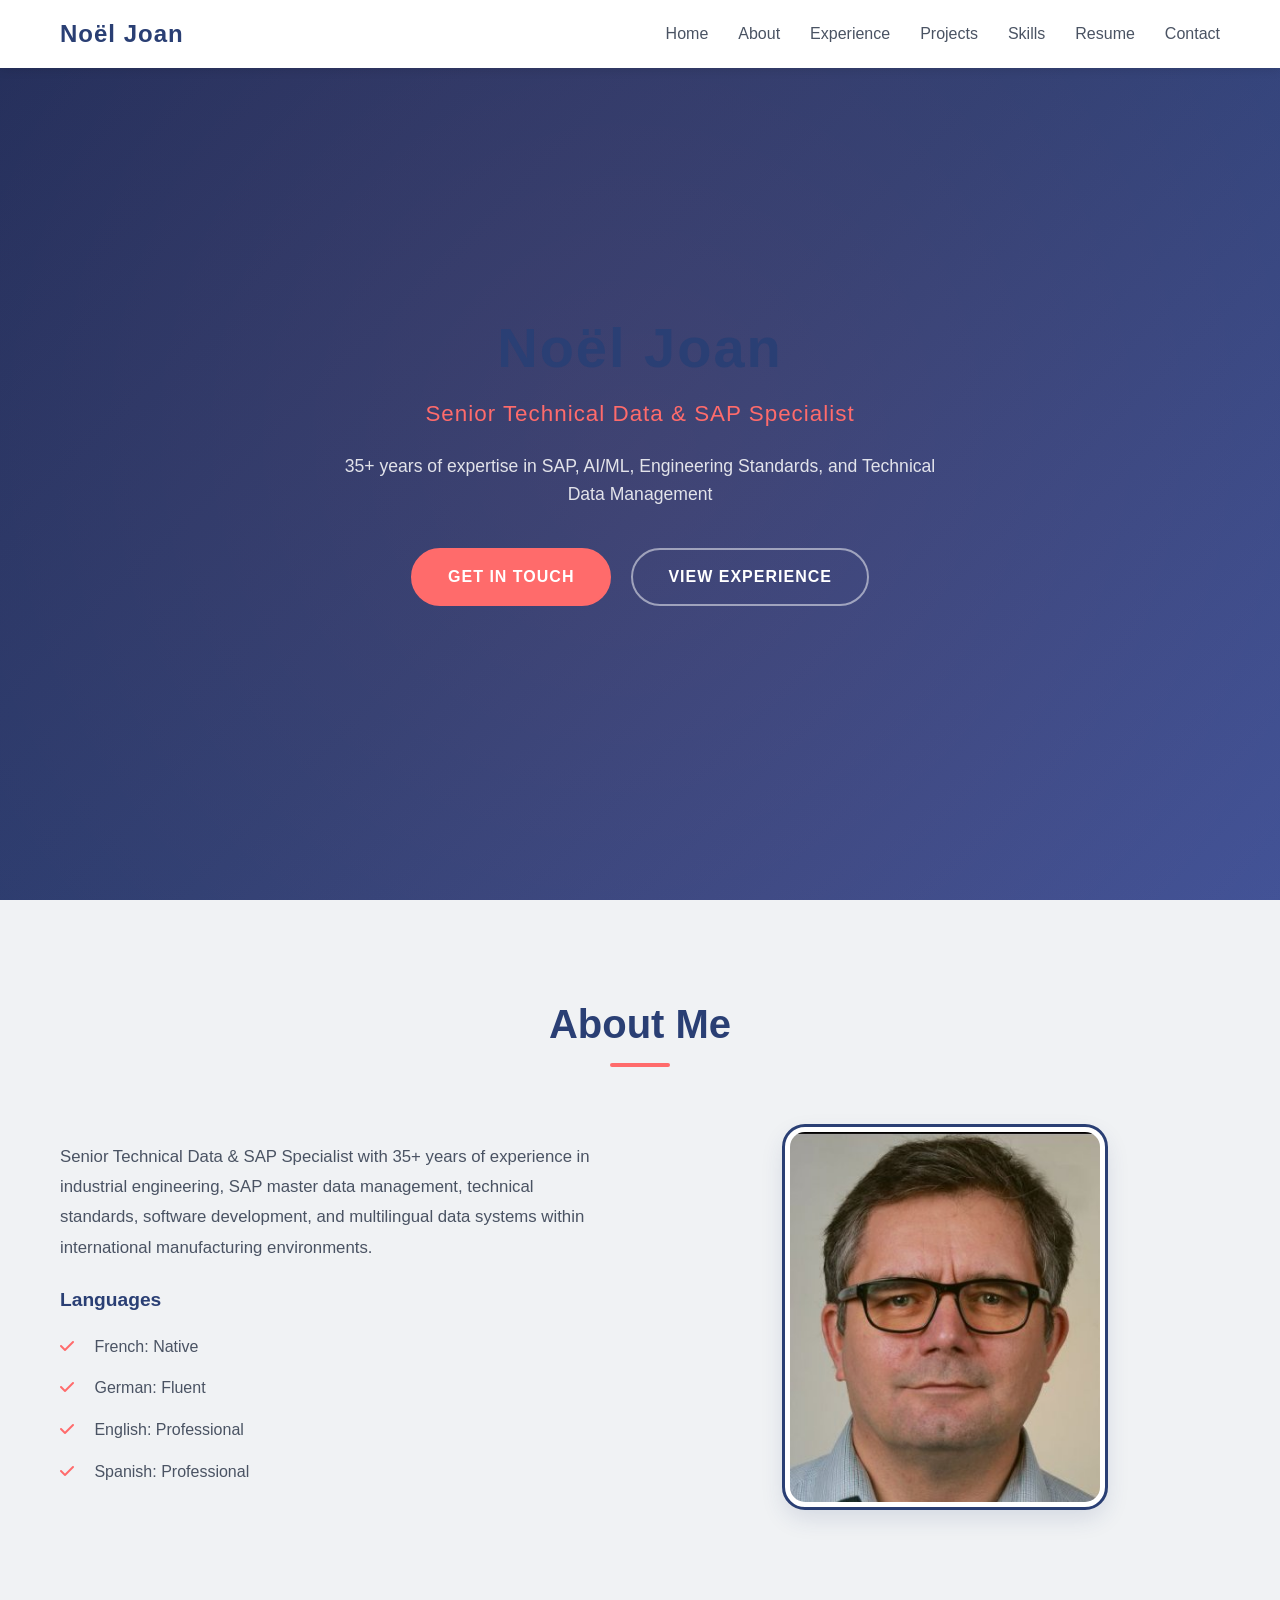
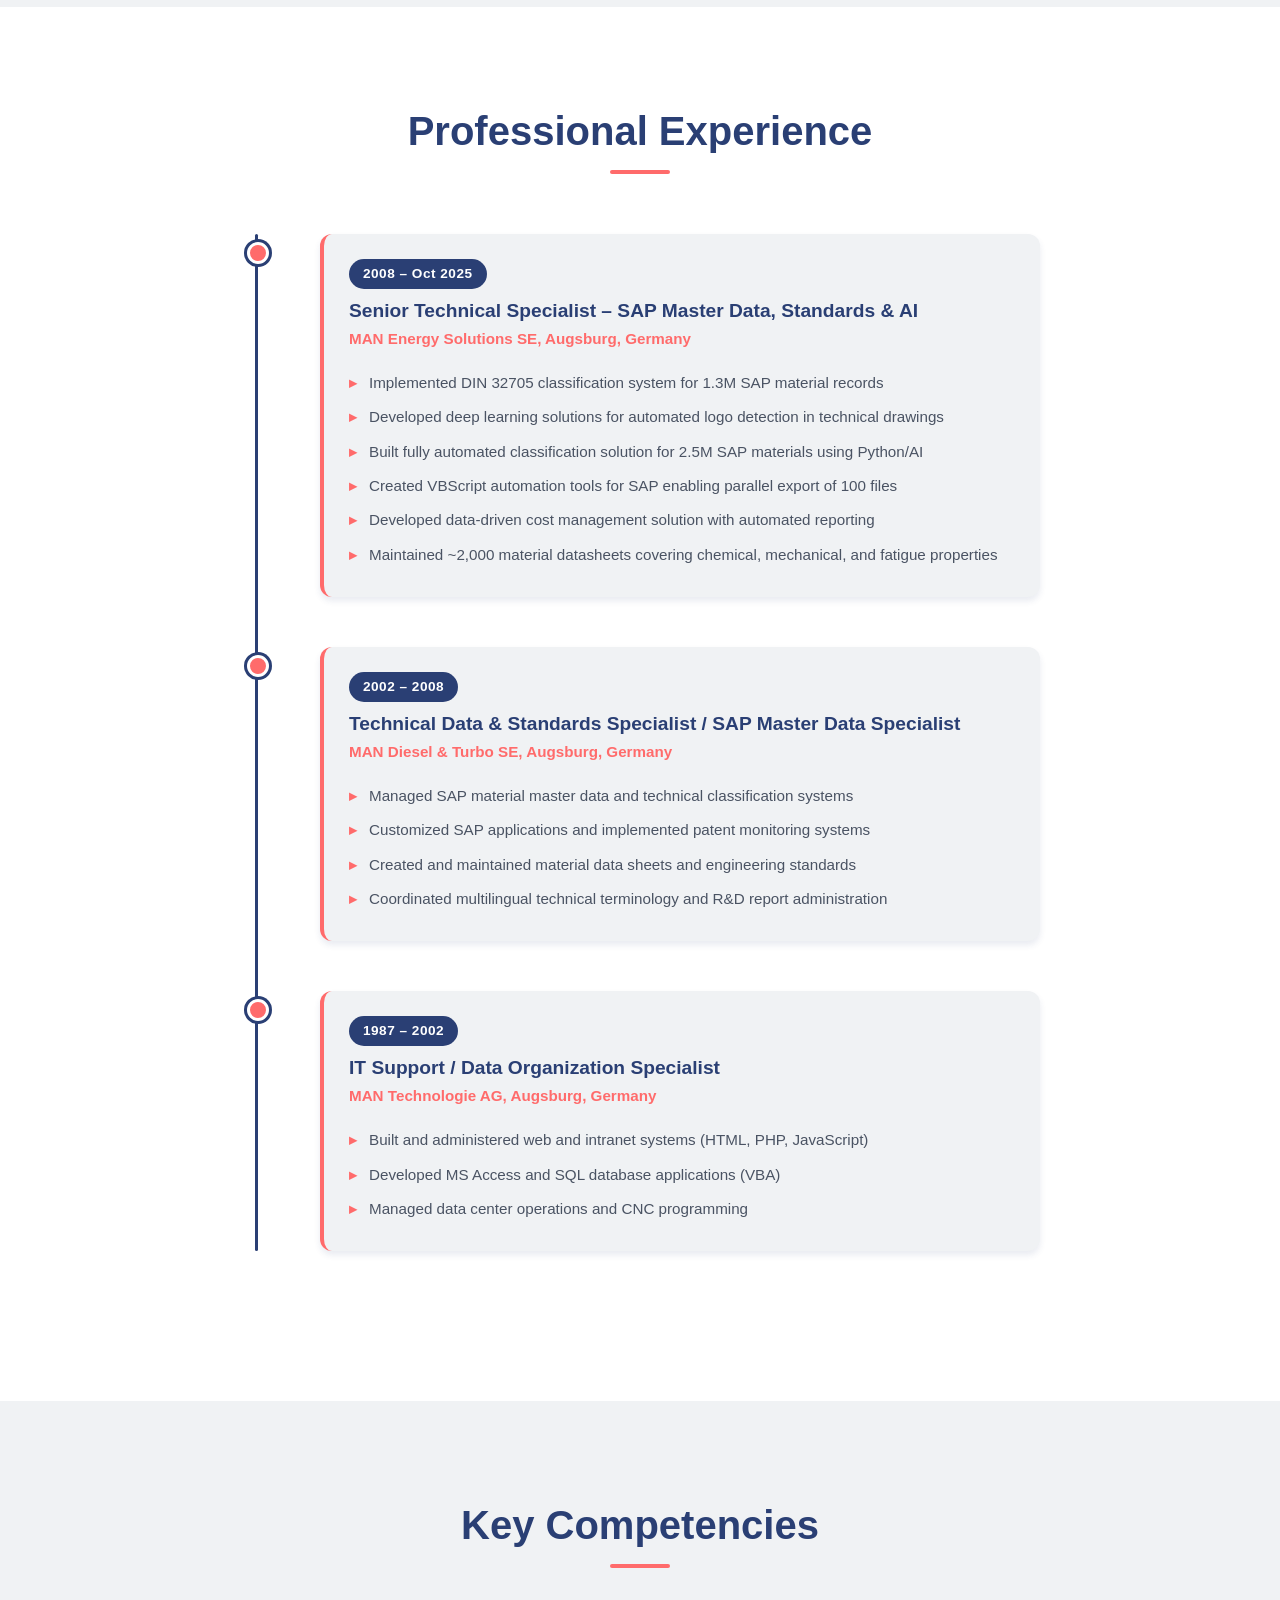
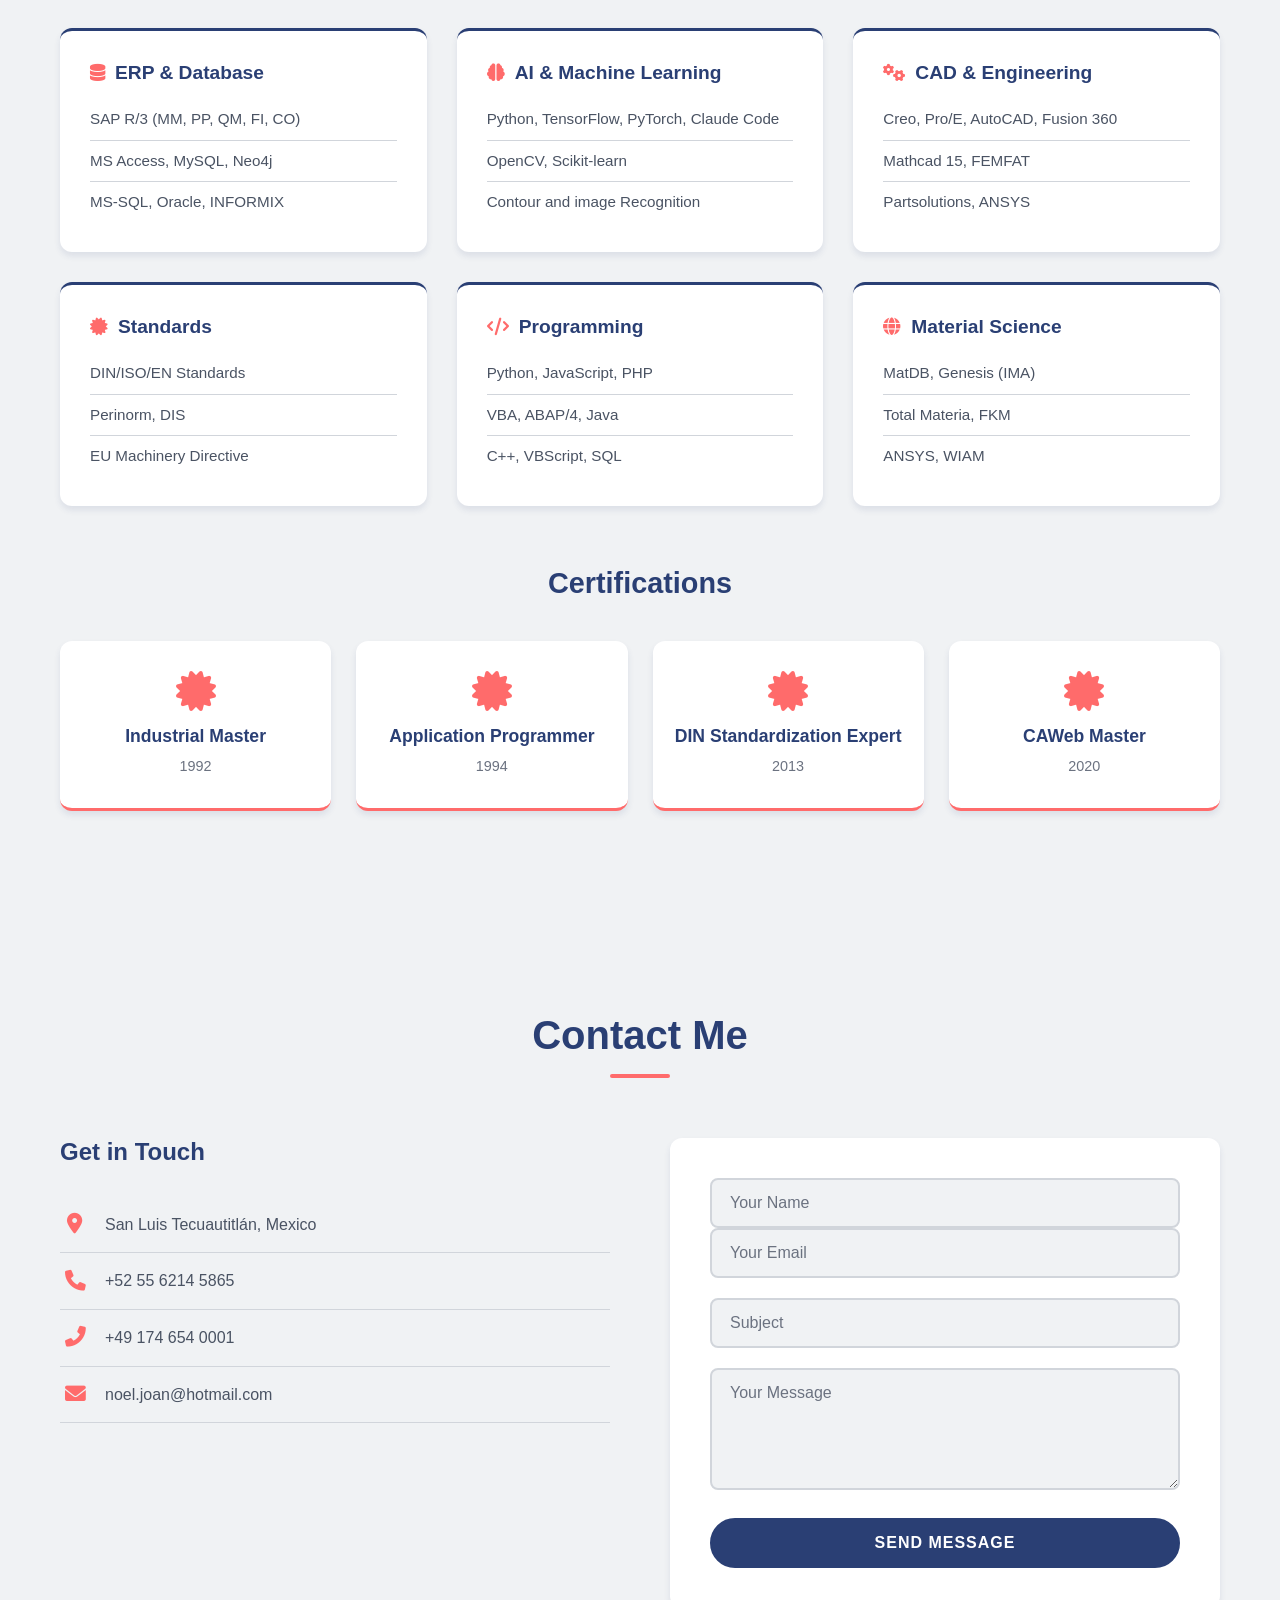
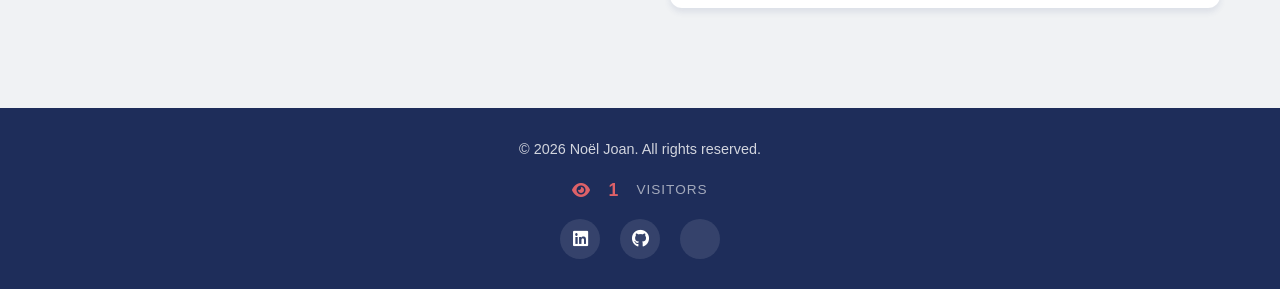
<file: index.html>
<!DOCTYPE html>
<html lang="en">
<head>
    <meta charset="UTF-8">
    <meta name="viewport" content="width=device-width, initial-scale=1.0">
    <title>Noël Joan - Senior Technical Data & SAP Specialist</title>
    <link rel="stylesheet" href="styles.css">
    <link rel="stylesheet" href="https://cdnjs.cloudflare.com/ajax/libs/font-awesome/6.0.0/css/all.min.css">
</head>
<body>
    <header>
        <nav class="navbar">
            <div class="nav-container">
                <a href="#home" class="nav-logo">Noël Joan</a>
                <ul class="nav-menu">
                    <li><a href="#home" class="nav-link">Home</a></li>
                    <li><a href="#about" class="nav-link">About</a></li>
                    <li><a href="#experience" class="nav-link">Experience</a></li>
                    <li><a href="projects.html" class="nav-link">Projects</a></li>
                    <li><a href="#skills" class="nav-link">Skills</a></li>
                    <li><a href="resume.pdf" class="nav-link">Resume</a></li>
                    <li><a href="#contact" class="nav-link">Contact</a></li>
                </ul>
                <div class="hamburger">
                    <span class="bar"></span>
                    <span class="bar"></span>
                    <span class="bar"></span>
                </div>
            </div>
        </nav>
    </header>

    <main>
        <section id="home" class="hero">
            <div class="hero-content">
                <h1 class="hero-title">Noël Joan</h1>
                <p class="hero-subtitle">Senior Technical Data & SAP Specialist</p>
                <p class="hero-description">
                    35+ years of expertise in SAP, AI/ML, Engineering Standards, and Technical Data Management
                </p>
                <div class="hero-buttons">
                    <a href="#contact" class="btn-primary">Get in Touch</a>
                    <a href="#experience" class="btn-secondary">View Experience</a>
                </div>
            </div>
        </section>

        <section id="about" class="about">
            <div class="container">
                <h2 class="section-title">About Me</h2>
                <div class="about-content">
                    <div class="about-text">
                        <p>
                            Senior Technical Data & SAP Specialist with 35+ years of experience in industrial engineering,
                            SAP master data management, technical standards, software development, and multilingual data systems
                            within international manufacturing environments.
                        </p>
                        <div class="languages">
                            <h3>Languages</h3>
                            <ul>
                                <li><i class="fas fa-check"></i> French: Native</li>
                                <li><i class="fas fa-check"></i> German: Fluent</li>
                                <li><i class="fas fa-check"></i> English: Professional</li>
                                <li><i class="fas fa-check"></i> Spanish: Professional</li>
                            </ul>
                        </div>
                    </div>
                    <div class="about-image">
                        <img src="IMG_7837.jpg" alt="Noël Joan" class="profile-photo">
                    </div>
                </div>
            </div>
        </section>

        <section id="experience" class="experience">
            <div class="container">
                <h2 class="section-title">Professional Experience</h2>
                <div class="timeline">
                    <div class="timeline-item">
                        <div class="timeline-content">
                            <span class="timeline-date">2008 – Oct 2025</span>
                            <h3>Senior Technical Specialist – SAP Master Data, Standards & AI</h3>
                            <p class="company">MAN Energy Solutions SE, Augsburg, Germany</p>
                            <ul>
                                <li>Implemented DIN 32705 classification system for 1.3M SAP material records</li>
                                <li>Developed deep learning solutions for automated logo detection in technical drawings</li>
                                <li>Built fully automated classification solution for 2.5M SAP materials using Python/AI</li>
                                <li>Created VBScript automation tools for SAP enabling parallel export of 100 files</li>
                                <li>Developed data-driven cost management solution with automated reporting</li>
                                <li>Maintained ~2,000 material datasheets covering chemical, mechanical, and fatigue properties</li>
                            </ul>
                        </div>
                    </div>
                    <div class="timeline-item">
                        <div class="timeline-content">
                            <span class="timeline-date">2002 – 2008</span>
                            <h3>Technical Data & Standards Specialist / SAP Master Data Specialist</h3>
                            <p class="company">MAN Diesel & Turbo SE, Augsburg, Germany</p>
                            <ul>
                                <li>Managed SAP material master data and technical classification systems</li>
                                <li>Customized SAP applications and implemented patent monitoring systems</li>
                                <li>Created and maintained material data sheets and engineering standards</li>
                                <li>Coordinated multilingual technical terminology and R&D report administration</li>
                            </ul>
                        </div>
                    </div>
                    <div class="timeline-item">
                        <div class="timeline-content">
                            <span class="timeline-date">1987 – 2002</span>
                            <h3>IT Support / Data Organization Specialist</h3>
                            <p class="company">MAN Technologie AG, Augsburg, Germany</p>
                            <ul>
                                <li>Built and administered web and intranet systems (HTML, PHP, JavaScript)</li>
                                <li>Developed MS Access and SQL database applications (VBA)</li>
                                <li>Managed data center operations and CNC programming</li>
                            </ul>
                        </div>
                    </div>
                </div>
            </div>
        </section>

        <section id="skills" class="skills">
            <div class="container">
                <h2 class="section-title">Key Competencies</h2>
                <div class="skills-grid">
                    <div class="skill-category">
                        <h3><i class="fas fa-database"></i> ERP & Database</h3>
                        <ul>
                            <li>SAP R/3 (MM, PP, QM, FI, CO)</li>
                            <li>MS Access, MySQL, Neo4j</li>
                            <li>MS-SQL, Oracle, INFORMIX</li>
                        </ul>
                    </div>
                    <div class="skill-category">
                        <h3><i class="fas fa-brain"></i> AI & Machine Learning</h3>
                        <ul>
                            <li>Python, TensorFlow, PyTorch, Claude Code</li>
                            <li>OpenCV, Scikit-learn</li>
                            <li>Contour and image Recognition</li>
                        </ul>
                    </div>
                    <div class="skill-category">
                        <h3><i class="fas fa-cogs"></i> CAD & Engineering</h3>
                        <ul>
                            <li>Creo, Pro/E, AutoCAD, Fusion 360</li>
                            <li>Mathcad 15, FEMFAT</li>
                            <li>Partsolutions, ANSYS</li>
                        </ul>
                    </div>
                    <div class="skill-category">
                        <h3><i class="fas fa-certificate"></i> Standards</h3>
                        <ul>
                            <li>DIN/ISO/EN Standards</li>
                            <li>Perinorm, DIS</li>
                            <li>EU Machinery Directive</li>
                        </ul>
                    </div>
                    <div class="skill-category">
                        <h3><i class="fas fa-code"></i> Programming</h3>
                        <ul>
                            <li>Python, JavaScript, PHP</li>
                            <li>VBA, ABAP/4, Java</li>
                            <li>C++, VBScript, SQL</li>
                        </ul>
                    </div>
                    <div class="skill-category">
                        <h3><i class="fas fa-globe"></i> Material Science</h3>
                        <ul>
                            <li>MatDB, Genesis (IMA)</li>
                            <li>Total Materia, FKM</li>
                            <li>ANSYS, WIAM</li>
                        </ul>
                    </div>
                </div>
                <div class="certifications">
                    <h3>Certifications</h3>
                    <div class="cert-grid">
                        <div class="cert-item">
                            <i class="fas fa-certificate"></i>
                            <h4>Industrial Master</h4>
                            <p>1992</p>
                        </div>
                        <div class="cert-item">
                            <i class="fas fa-certificate"></i>
                            <h4>Application Programmer</h4>
                            <p>1994</p>
                        </div>
                        <div class="cert-item">
                            <i class="fas fa-certificate"></i>
                            <h4>DIN Standardization Expert</h4>
                            <p>2013</p>
                        </div>
                        <div class="cert-item">
                            <i class="fas fa-certificate"></i>
                            <h4>CAWeb Master</h4>
                            <p>2020</p>
                        </div>
                    </div>
                </div>
            </div>
        </section>

        <section id="contact" class="contact">
            <div class="container">
                <h2 class="section-title">Contact Me</h2>
                <div class="contact-content">
                    <div class="contact-info">
                        <h3>Get in Touch</h3>
                        <div class="contact-item">
                            <i class="fas fa-map-marker-alt"></i>
                            <span>San Luis Tecuautitlán, Mexico</span>
                        </div>
                        <div class="contact-item">
                            <i class="fas fa-phone"></i>
                            <span>+52 55 6214 5865</span>
                        </div>
                        <div class="contact-item">
                            <i class="fas fa-phone-alt"></i>
                            <span>+49 174 654 0001</span>
                        </div>
                        <div class="contact-item">
                            <i class="fas fa-envelope"></i>
                            <span>noel.joan@hotmail.com</span>
                        </div>
                    </div>
                    <form class="contact-form" action="https://formspree.io/f/xnjwokje" method="POST">
                        <input type="hidden" name="_subject" value="Portfolio Contact Form Submission">
                        <div class="form-group">
                            <input type="text" id="name" name="name" placeholder="Your Name" required>
                            <input type="email" id="email" name="email" placeholder="Your Email" required>
                        </div>
                        <div class="form-group">
                            <input type="text" id="subject" name="subject" placeholder="Subject" required>
                        </div>
                        <div class="form-group">
                            <textarea id="message" name="message" placeholder="Your Message" rows="5" required></textarea>
                        </div>
                        <button type="submit" class="btn-primary">Send Message</button>
                    </form>
                </div>
            </div>
        </section>
    </main>

    <footer>
        <div class="container">
            <p>&copy; 2026 Noël Joan. All rights reserved.</p>
            <div class="visitor-counter">
                <i class="fas fa-eye"></i>
                <span id="visitor-count">0</span>
                <span class="visitor-label">Visitors</span>
            </div>
            <div class="social-links">
                <a href="#" aria-label="LinkedIn"><i class="fab fa-linkedin"></i></a>
                <a href="#" aria-label="GitHub"><i class="fab fa-github"></i></a>
                <a href="#" aria-label="X"><i class="fab fa-x-twitter"></i></a>
            </div>
        </div>
    </footer>

    <script src="script.js"></script>
</body>
</html>
</file>
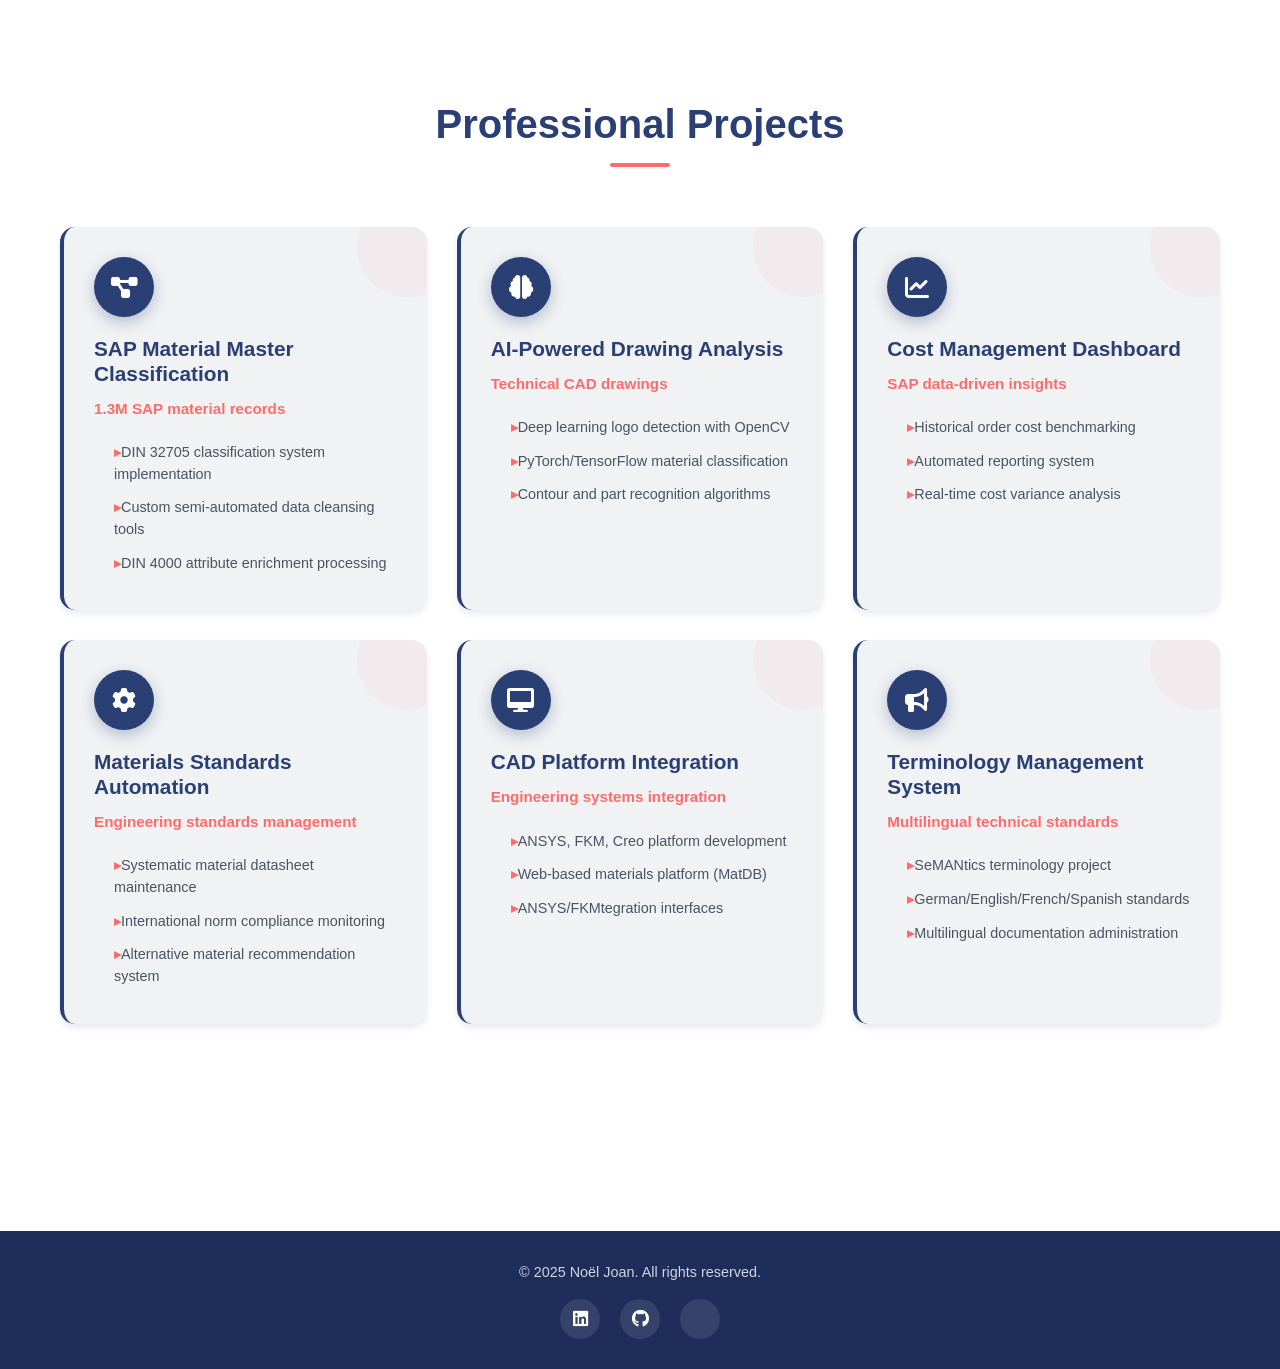
<file: projects.html>
<!DOCTYPE html>
<html lang="en">
<head>
    <meta charset="UTF-8">
    <meta name="viewport" content="width=device-width, initial-scale=1.0">
    <title>Projects | Noël Joan</title>
    <link rel="stylesheet" href="styles.css">
    <link rel="stylesheet" href="https://cdnjs.cloudflare.com/ajax/libs/font-awesome/6.0.0/css/all.min.css">
</head>
<body>
    <section id="projects" class="projects">
        <div class="container">
            <h2 class="section-title">Professional Projects</h2>

            <div class="project-grid">
                <div class="project-card">
                    <div class="project-icon">
                        <i class="fas fa-project-diagram"></i>
                    </div>
                    <h3>SAP Material Master Classification</h3>
                    <p>1.3M SAP material records</p>
                    <ul>
                        <li>DIN 32705 classification system implementation</li>
                        <li>Custom semi-automated data cleansing tools</li>
                        <li>DIN 4000 attribute enrichment processing</li>
                    </ul>
                </div>

                <div class="project-card">
                    <div class="project-icon">
                        <i class="fas fa-brain"></i>
                    </div>
                    <h3>AI-Powered Drawing Analysis</h3>
                    <p>Technical CAD drawings</p>
                    <ul>
                        <li>Deep learning logo detection with OpenCV</li>
                        <li>PyTorch/TensorFlow material classification</li>
                        <li>Contour and part recognition algorithms</li>
                    </ul>
                </div>

                <div class="project-card">
                    <div class="project-icon">
                        <i class="fas fa-chart-line"></i>
                    </div>
                    <h3>Cost Management Dashboard</h3>
                    <p>SAP data-driven insights</p>
                    <ul>
                        <li>Historical order cost benchmarking</li>
                        <li>Automated reporting system</li>
                        <li>Real-time cost variance analysis</li>
                    </ul>
                </div>

                <div class="project-card">
                    <div class="project-icon">
                        <i class="fas fa-gear"></i>
                    </div>
                    <h3>Materials Standards Automation</h3>
                    <p>Engineering standards management</p>
                    <ul>
                        <li>Systematic material datasheet maintenance</li>
                        <li>International norm compliance monitoring</li>
                        <li>Alternative material recommendation system</li>
                    </ul>
                </div>

                <div class="project-card">
                    <div class="project-icon">
                        <i class="fas fa-desktop"></i>
                    </div>
                    <h3>CAD Platform Integration</h3>
                    <p>Engineering systems integration</p>
                    <ul>
                        <li>ANSYS, FKM, Creo platform development</li>
                        <li>Web-based materials platform (MatDB)</li>
                        <li>ANSYS/FKMtegration interfaces</li>
                    </ul>
                </div>

                <div class="project-card">
                    <div class="project-icon">
                        <i class="fas fa-bullhorn"></i>
                    </div>
                    <h3>Terminology Management System</h3>
                    <p>Multilingual technical standards</p>
                    <ul>
                        <li>SeMANtics terminology project</li>
                        <li>German/English/French/Spanish standards</li>
                        <li>Multilingual documentation administration</li>
                    </ul>
                </div>
            </div>

            <a href="resume.pdf" class="btn-secondary mt-30" target="_blank">
                <i class="fas fa-file-pdf"></i> Download Full CV & Resume
            </a>
        </div>
    </section>

    <footer>
        <div class="container">
            <p>&copy; 2025 Noël Joan. All rights reserved.</p>
            <div class="social-links">
                <a href="#" aria-label="LinkedIn"><i class="fab fa-linkedin"></i></a>
                <a href="#" aria-label="GitHub"><i class="fab fa-github"></i></a>
                <a href="#" aria-label="X"><i class="fab fa-x-twitter"></i></a>
            </div>
        </div>
    </footer>

    <script src="script.js"></script>
</body>
</html>
</file>
<file: styles.css>
/* ===========================
   CSS Variables & Reset
   =========================== */
:root {
    --primary: #2A3F74;
    --primary-dark: #1E2D5A;
    --primary-light: #3D5298;
    --accent: #FF6B6B;
    --accent-hover: #E55A5A;
    --white: #FFFFFF;
    --grey-light: #F0F2F4;
    --grey-medium: #D1D5DB;
    --grey-dark: #6B7280;
    --text-dark: #4A5363;
    --text-heading: #2A3F74;
    --shadow: 0 4px 6px rgba(42, 63, 116, 0.1);
    --shadow-lg: 0 10px 25px rgba(42, 63, 116, 0.15);
    --shadow-dark: 0 4px 6px rgba(0, 0, 0, 0.3);
    --shadow-lg-dark: 0 10px 25px rgba(0, 0, 0, 0.4);
    --transition: all 0.3s ease;
    --bg-body: #FFFFFF;
    --bg-section: #F0F2F4;
    --bg-card: #FFFFFF;
    --bg-nav: #FFFFFF;
    --text-body: #4A5363;
    --text-heading-color: #2A3F74;
    --border-color: #D1D5DB;
    --scrollbar-track: #F0F2F4;
    --scrollbar-thumb: #2A3F74;
    --contact-bg: #F0F2F4;
    --footer-bg: #1E2D5A;
    --timeline-line: #2A3F74;
    --timeline-dot: #FF6B6B;
    --timeline-dot-ring: #2A3F74;
}

/* Dark Mode Variables */
[data-theme="dark"] {
    --primary: #5B8DEF;
    --primary-dark: #3A6ADF;
    --primary-light: #7CB8FF;
    --accent: #FF8A8A;
    --accent-hover: #E57A7A;
    --white: #1A1A2E;
    --grey-light: #16213E;
    --grey-medium: #2A2A4A;
    --grey-dark: #A0A0B0;
    --text-dark: #C0C0D0;
    --text-heading: #E0E0F0;
    --shadow: 0 4px 6px rgba(0, 0, 0, 0.3);
    --shadow-lg: 0 10px 25px rgba(0, 0, 0, 0.4);
    --shadow-dark: 0 4px 6px rgba(0, 0, 0, 0.5);
    --shadow-lg-dark: 0 10px 25px rgba(0, 0, 0, 0.6);
    --bg-body: #0F0F1A;
    --bg-section: #16213E;
    --bg-card: #1E1E3A;
    --bg-nav: #0F0F1A;
    --text-body: #C0C0D0;
    --text-heading-color: #E0E0F0;
    --border-color: #3A3A5A;
    --scrollbar-track: #16213E;
    --scrollbar-thumb: #5B8DEF;
    --contact-bg: #1E1E3A;
    --footer-bg: #0A0A1A;
    --timeline-line: #3A6ADF;
    --timeline-dot: #FF8A8A;
    --timeline-dot-ring: #5B8DEF;
}

* {
    margin: 0;
    padding: 0;
    box-sizing: border-box;
}

html {
    scroll-behavior: smooth;
}

body {
    font-family: 'Roboto', sans-serif;
    color: var(--text-body);
    line-height: 1.6;
    background-color: var(--bg-body);
    transition: background-color 0.3s ease, color 0.3s ease;
}

a {
    text-decoration: none;
    color: inherit;
}

ul {
    list-style: none;
}

img {
    max-width: 100%;
    height: auto;
}

.container {
    max-width: 1200px;
    margin: 0 auto;
    padding: 0 20px;
}

/* ===========================
   Typography
   =========================== */
h1, h2, h3, h4, h5, h6 {
    color: var(--text-heading-color);
    font-weight: 700;
    line-height: 1.2;
}

.section-title {
    font-size: 2.5rem;
    text-align: center;
    margin-bottom: 60px;
    position: relative;
}

.section-title::after {
    content: '';
    display: block;
    width: 60px;
    height: 4px;
    background: var(--accent);
    margin: 15px auto 0;
    border-radius: 2px;
}

/* ===========================
   Navigation
   =========================== */
.navbar {
    position: fixed;
    top: 0;
    width: 100%;
    background: var(--bg-nav);
    box-shadow: 0 2px 10px rgba(0, 0, 0, 0.1);
    z-index: 1000;
    transition: var(--transition);
}

.nav-container {
    max-width: 1200px;
    margin: 0 auto;
    padding: 15px 20px;
    display: flex;
    justify-content: space-between;
    align-items: center;
}

.nav-logo {
    font-size: 1.5rem;
    font-weight: 700;
    color: var(--primary);
    letter-spacing: 1px;
}

.nav-logo:hover {
    color: var(--accent);
    transition: var(--transition);
}

.nav-menu {
    display: flex;
    gap: 30px;
}

.nav-link {
    font-size: 1rem;
    font-weight: 500;
    color: var(--text-body);
    position: relative;
    padding: 5px 0;
    transition: var(--transition);
}

.nav-link::after {
    content: '';
    position: absolute;
    bottom: 0;
    left: 0;
    width: 0;
    height: 2px;
    background: var(--accent);
    transition: var(--transition);
}

.nav-link:hover,
.nav-link.active {
    color: var(--primary);
}

.nav-link:hover::after,
.nav-link.active::after {
    width: 100%;
}

/* Theme Toggle Button */
.theme-toggle {
    background: none;
    border: none;
    cursor: pointer;
    font-size: 1.5rem;
    color: var(--text-body);
    margin-left: 15px;
    padding: 5px;
    border-radius: 50%;
    transition: var(--transition);
    display: flex;
    align-items: center;
    justify-content: center;
    width: 40px;
    height: 40px;
}

.theme-toggle:hover {
    color: var(--accent);
    background: rgba(255, 107, 107, 0.1);
}

.hamburger {
    display: none;
    flex-direction: column;
    cursor: pointer;
    gap: 5px;
}

.bar {
    width: 25px;
    height: 3px;
    background: var(--text-body);
    border-radius: 2px;
    transition: var(--transition);
}

.hamburger.active .bar:nth-child(1) {
    transform: rotate(-45deg) translate(-5px, 6px);
}

.hamburger.active .bar:nth-child(2) {
    opacity: 0;
}

.hamburger.active .bar:nth-child(3) {
    transform: rotate(45deg) translate(-5px, -6px);
}

/* ===========================
   Hero Section
   =========================== */
.hero {
    min-height: 100vh;
    display: flex;
    align-items: center;
    justify-content: center;
    background: linear-gradient(135deg, var(--primary-dark) 0%, var(--primary) 50%, var(--primary-light) 100%);
    color: var(--white);
    text-align: center;
    padding: 100px 20px 80px;
    position: relative;
    overflow: hidden;
}

.hero::before {
    content: '';
    position: absolute;
    top: -50%;
    left: -50%;
    width: 200%;
    height: 200%;
    background: radial-gradient(circle, rgba(255, 107, 107, 0.1) 0%, transparent 70%);
    animation: pulse 8s ease-in-out infinite;
}

@keyframes pulse {
    0%, 100% { transform: scale(1); opacity: 0.5; }
    50% { transform: scale(1.1); opacity: 0.8; }
}

.hero-content {
    position: relative;
    z-index: 1;
    max-width: 800px;
}

.hero-title {
    font-size: 3.5rem;
    font-weight: 800;
    margin-bottom: 15px;
    letter-spacing: 2px;
}

.typing-container {
    display: inline-block;
    position: relative;
}

.typing-text {
    display: inline;
    border-right: 3px solid var(--accent);
    white-space: nowrap;
    overflow: hidden;
    animation: typing 3.5s steps(40, end), blink-caret 0.75s step-end infinite;
}

@keyframes typing {
    from { width: 0; }
    to { width: 100%; }
}

@keyframes blink-caret {
    from, to { border-color: transparent; }
    50% { border-color: var(--accent); }
}

.hero-subtitle {
    font-size: 1.4rem;
    font-weight: 400;
    color: var(--accent);
    margin-bottom: 20px;
    letter-spacing: 1px;
}

.hero-description {
    font-size: 1.1rem;
    color: rgba(255, 255, 255, 0.85);
    margin-bottom: 40px;
    max-width: 600px;
    margin-left: auto;
    margin-right: auto;
}

.hero-buttons {
    display: flex;
    gap: 20px;
    justify-content: center;
    flex-wrap: wrap;
}

.btn-primary {
    display: inline-block;
    padding: 14px 35px;
    background: var(--accent);
    color: var(--white);
    border: 2px solid var(--accent);
    border-radius: 50px;
    font-size: 1rem;
    font-weight: 600;
    letter-spacing: 1px;
    text-transform: uppercase;
    transition: var(--transition);
    cursor: pointer;
}

.btn-primary:hover {
    background: transparent;
    color: var(--accent);
    transform: translateY(-3px);
    box-shadow: 0 10px 20px rgba(255, 107, 107, 0.3);
}

.btn-secondary {
    display: inline-block;
    padding: 14px 35px;
    background: transparent;
    color: var(--white);
    border: 2px solid rgba(255, 255, 255, 0.5);
    border-radius: 50px;
    font-size: 1rem;
    font-weight: 600;
    letter-spacing: 1px;
    text-transform: uppercase;
    transition: var(--transition);
    cursor: pointer;
}

.btn-secondary:hover {
    background: var(--white);
    color: var(--primary);
    border-color: var(--white);
    transform: translateY(-3px);
    box-shadow: 0 10px 20px rgba(255, 255, 255, 0.2);
}

/* ===========================
   About Section
   =========================== */
.about {
    padding: 100px 0;
    background: var(--bg-section);
}

.about-content {
    display: grid;
    grid-template-columns: 1fr 1fr;
    gap: 60px;
    align-items: center;
}

.about-text p {
    font-size: 1.05rem;
    margin-bottom: 25px;
    color: var(--text-body);
    line-height: 1.8;
}

.languages h3 {
    font-size: 1.2rem;
    color: var(--primary);
    margin-bottom: 15px;
}

.languages ul li {
    padding: 8px 0;
    font-size: 1rem;
    color: var(--text-body);
}

.languages ul li i {
    color: var(--accent);
    margin-right: 10px;
    width: 20px;
}

.about-image {
    display: flex;
    justify-content: center;
    align-items: center;
}

.image-placeholder {
    width: 300px;
    height: 300px;
    border-radius: 50%;
    background: linear-gradient(135deg, var(--primary), var(--primary-light));
    display: flex;
    align-items: center;
    justify-content: center;
    color: var(--white);
    box-shadow: var(--shadow-lg);
    transition: var(--transition);
}

.image-placeholder:hover {
    transform: scale(1.05);
    box-shadow: 0 15px 40px rgba(42, 63, 116, 0.3);
}

.image-placeholder i {
    font-size: 5rem;
}

.profile-photo {
    width: 320px;
    height: 380px;
    border-radius: 20px;
    object-fit: cover;
    object-position: center 0%;
    box-shadow: var(--shadow-lg);
    border: 5px solid var(--white);
    outline: 3px solid var(--primary);
    transition: var(--transition);
}

.profile-photo:hover {
    transform: scale(1.05);
    box-shadow: 0 15px 40px rgba(42, 63, 116, 0.3);
}

/* ===========================
   Experience Section
   =========================== */
.experience {
    padding: 100px 0;
    background: var(--bg-body);
}

.timeline {
    position: relative;
    max-width: 800px;
    margin: 0 auto;
    padding-left: 40px;
}

.timeline::before {
    content: '';
    position: absolute;
    left: 15px;
    top: 0;
    bottom: 0;
    width: 3px;
    background: var(--timeline-line);
    border-radius: 2px;
}

.timeline-item {
    position: relative;
    margin-bottom: 50px;
    padding-left: 40px;
}

.timeline-item::before {
    content: '';
    position: absolute;
    left: -33px;
    top: 8px;
    width: 16px;
    height: 16px;
    background: var(--timeline-dot);
    border-radius: 50%;
    border: 3px solid var(--white);
    box-shadow: 0 0 0 3px var(--timeline-dot-ring);
    z-index: 1;
}

.timeline-content {
    background: var(--bg-section);
    padding: 25px;
    border-radius: 12px;
    box-shadow: var(--shadow);
    transition: var(--transition);
    border-left: 4px solid var(--accent);
}

.timeline-content:hover {
    transform: translateX(10px);
    box-shadow: var(--shadow-lg);
}

.timeline-date {
    display: inline-block;
    background: var(--primary);
    color: var(--white);
    padding: 4px 14px;
    border-radius: 20px;
    font-size: 0.85rem;
    font-weight: 600;
    margin-bottom: 10px;
    letter-spacing: 0.5px;
}

.timeline-content h3 {
    font-size: 1.2rem;
    margin-bottom: 5px;
    color: var(--primary);
}

.company {
    color: var(--accent);
    font-weight: 600;
    margin-bottom: 15px;
    font-size: 0.95rem;
}

.timeline-content ul {
    padding-left: 20px;
}

.timeline-content ul li {
    position: relative;
    padding: 5px 0;
    font-size: 0.95rem;
    color: var(--text-body);
    line-height: 1.6;
}

.timeline-content ul li::before {
    content: '▸';
    position: absolute;
    left: -20px;
    color: var(--accent);
    font-weight: bold;
}

/* ===========================
   Skills Section
   =========================== */
.skills {
    padding: 100px 0;
    background: var(--bg-section);
}

.skills-grid {
    display: grid;
    grid-template-columns: repeat(auto-fit, minmax(300px, 1fr));
    gap: 30px;
    margin-bottom: 60px;
}

.skill-category {
    background: var(--bg-card);
    padding: 30px;
    border-radius: 12px;
    box-shadow: var(--shadow);
    transition: var(--transition);
    border-top: 3px solid var(--primary);
}

.skill-category:hover {
    transform: translateY(-5px);
    box-shadow: var(--shadow-lg);
}

.skill-category h3 {
    font-size: 1.2rem;
    color: var(--primary);
    margin-bottom: 15px;
    display: flex;
    align-items: center;
    gap: 10px;
}

.skill-category h3 i {
    color: var(--accent);
    font-size: 1.1rem;
}

.skill-category ul {
    padding: 0;
}

.skill-category ul li {
    padding: 8px 0;
    font-size: 0.95rem;
    color: var(--text-body);
    border-bottom: 1px solid var(--border-color);
    transition: var(--transition);
}

.skill-category ul li:last-child {
    border-bottom: none;
}

.skill-category ul li:hover {
    color: var(--primary);
    padding-left: 5px;
}

/* Certifications */
.certifications {
    text-align: center;
}

.certifications h3 {
    font-size: 1.8rem;
    color: var(--primary);
    margin-bottom: 40px;
}

.cert-grid {
    display: grid;
    grid-template-columns: repeat(auto-fit, minmax(220px, 1fr));
    gap: 25px;
}

.cert-item {
    background: var(--bg-card);
    padding: 30px 20px;
    border-radius: 12px;
    box-shadow: var(--shadow);
    transition: var(--transition);
    border-bottom: 3px solid var(--accent);
}

.cert-item:hover {
    transform: translateY(-5px);
    box-shadow: var(--shadow-lg);
}

.cert-item i {
    font-size: 2.5rem;
    color: var(--accent);
    margin-bottom: 15px;
}

.cert-item h4 {
    font-size: 1.1rem;
    color: var(--primary);
    margin-bottom: 8px;
}

.cert-item p {
    color: var(--grey-dark);
    font-size: 0.9rem;
}

/* ===========================
   Projects Section
   =========================== */
.projects {
    padding: 100px 0;
    background: var(--bg-body);
}

.project-grid {
    display: grid;
    grid-template-columns: repeat(auto-fit, minmax(350px, 1fr));
    gap: 30px;
    margin-bottom: 50px;
}

.project-card {
    background: var(--bg-section);
    padding: 30px;
    border-radius: 15px;
    box-shadow: var(--shadow);
    transition: var(--transition);
    border-left: 4px solid var(--primary);
    position: relative;
    overflow: hidden;
}

.project-card::before {
    content: '';
    position: absolute;
    top: 0;
    right: 0;
    width: 100px;
    height: 100px;
    background: rgba(255, 107, 107, 0.05);
    border-radius: 50%;
    transform: translate(30px, -30px);
}

.project-card:hover {
    transform: translateY(-8px);
    box-shadow: var(--shadow-lg);
    background: var(--bg-card);
}

.project-icon {
    width: 60px;
    height: 60px;
    background: var(--primary);
    border-radius: 50%;
    display: flex;
    align-items: center;
    justify-content: center;
    margin-bottom: 20px;
    color: var(--white);
    font-size: 1.5rem;
    box-shadow: 0 5px 15px rgba(42, 63, 116, 0.3);
}

.project-card h3 {
    font-size: 1.3rem;
    color: var(--primary);
    margin-bottom: 10px;
}

.project-card p {
    color: var(--accent);
    font-weight: 600;
    margin-bottom: 15px;
    font-size: 0.95rem;
}

.project-card ul {
    padding-left: 20px;
    margin-bottom: 0;
}

.project-card ul li {
    padding: 6px 0;
    font-size: 0.9rem;
    color: var(--text-body);
    line-height: 1.5;
}

.project-card ul li::before {
    content: '▸';
    color: var(--accent);
    font-weight: bold;
}

/* ===========================
   Contact Section
   =========================== */
.contact {
    padding: 100px 0;
    background: var(--bg-section);
}

.contact-content {
    display: grid;
    grid-template-columns: 1fr 1fr;
    gap: 60px;
    align-items: start;
}

.contact-info h3 {
    font-size: 1.5rem;
    color: var(--primary);
    margin-bottom: 30px;
}

.contact-item {
    display: flex;
    align-items: center;
    gap: 15px;
    padding: 15px 0;
    border-bottom: 1px solid var(--border-color);
}

.contact-item i {
    font-size: 1.3rem;
    color: var(--accent);
    width: 30px;
    text-align: center;
}

.contact-item span {
    font-size: 1rem;
    color: var(--text-body);
}

.contact-form {
    background: var(--bg-card);
    padding: 40px;
    border-radius: 12px;
    box-shadow: var(--shadow);
}

.form-group {
    margin-bottom: 20px;
}

.form-group input,
.form-group textarea {
    width: 100%;
    padding: 14px 18px;
    border: 2px solid var(--border-color);
    border-radius: 8px;
    font-size: 1rem;
    font-family: 'Roboto', sans-serif;
    color: var(--text-body);
    background: var(--bg-section);
    transition: var(--transition);
}

.form-group input:focus,
.form-group textarea:focus {
    outline: none;
    border-color: var(--primary);
    box-shadow: 0 0 0 3px rgba(42, 63, 116, 0.1);
}

.form-group input::placeholder,
.form-group textarea::placeholder {
    color: var(--grey-dark);
}

.form-row {
    display: grid;
    grid-template-columns: 1fr 1fr;
    gap: 20px;
}

.contact-form button {
    width: 100%;
    padding: 14px;
    background: var(--primary);
    color: var(--white);
    border: 2px solid var(--primary);
    border-radius: 50px;
    font-size: 1rem;
    font-weight: 600;
    letter-spacing: 1px;
    text-transform: uppercase;
    cursor: pointer;
    transition: var(--transition);
}

.contact-form button:hover {
    background: var(--accent);
    border-color: var(--accent);
    transform: translateY(-2px);
    box-shadow: 0 5px 15px rgba(255, 107, 107, 0.3);
}

/* ===========================
   Visitor Counter
   =========================== */
.visitor-counter {
    display: flex;
    align-items: center;
    justify-content: center;
    gap: 8px;
    margin-bottom: 15px;
    font-size: 0.95rem;
    opacity: 0.85;
    color: var(--white);
}

.visitor-counter i {
    color: var(--accent);
    font-size: 1rem;
}

#visitor-count {
    font-weight: 700;
    font-size: 1.1rem;
    color: var(--accent);
    min-width: 30px;
    display: inline-block;
    text-align: center;
    transition: transform 0.3s ease;
}

#visitor-count.bump {
    transform: scale(1.4);
}

.visitor-label {
    font-size: 0.85rem;
    letter-spacing: 1px;
    text-transform: uppercase;
    opacity: 0.7;
}

/* ===========================
   Footer
   =========================== */
footer {
    background: var(--footer-bg);
    color: var(--white);
    padding: 30px 0;
    text-align: center;
}

footer p {
    margin-bottom: 15px;
    font-size: 0.9rem;
    opacity: 0.8;
}

.social-links {
    display: flex;
    justify-content: center;
    gap: 20px;
}

.social-links a {
    width: 40px;
    height: 40px;
    border-radius: 50%;
    background: rgba(255, 255, 255, 0.1);
    display: flex;
    align-items: center;
    justify-content: center;
    color: var(--white);
    font-size: 1.1rem;
    transition: var(--transition);
}

.social-links a:hover {
    background: var(--accent);
    transform: translateY(-3px);
    box-shadow: 0 5px 15px rgba(255, 107, 107, 0.3);
}

/* ===========================
   Responsive Design
   =========================== */
@media (max-width: 768px) {
    .section-title {
        font-size: 2rem;
    }

    .hero-title {
        font-size: 2.2rem;
    }

    .hero-subtitle {
        font-size: 1.1rem;
    }

    .hero-buttons {
        flex-direction: column;
        align-items: center;
    }

    .nav-menu {
        display: none;
        position: absolute;
        top: 100%;
        left: 0;
        width: 100%;
        background: var(--bg-nav);
        flex-direction: column;
        padding: 20px;
        box-shadow: 0 10px 20px rgba(0, 0, 0, 0.1);
        text-align: center;
    }

    .nav-menu.active {
        display: flex;
    }

    .hamburger {
        display: flex;
    }

    .about-content {
        grid-template-columns: 1fr;
        gap: 40px;
    }

    .image-placeholder {
        width: 200px;
        height: 200px;
    }

    .image-placeholder i {
        font-size: 3.5rem;
    }

    .timeline {
        padding-left: 30px;
    }

    .contact-content {
        grid-template-columns: 1fr;
    }

    .form-row {
        grid-template-columns: 1fr;
    }

    .contact-form {
        padding: 25px;
    }
}

@media (max-width: 480px) {
    .hero-title {
        font-size: 1.8rem;
    }

    .hero-subtitle {
        font-size: 1rem;
    }

    .section-title {
        font-size: 1.7rem;
    }

    .skills-grid {
        grid-template-columns: 1fr;
    }

    .cert-grid {
        grid-template-columns: 1fr 1fr;
    }
}

/* ===========================
   Scroll Animations
   =========================== */
.fade-in {
    opacity: 0;
    transform: translateY(30px);
    transition: opacity 0.6s ease, transform 0.6s ease;
}

.fade-in.visible {
    opacity: 1;
    transform: translateY(0);
}

/* ===========================
   Scrollbar Styling
   =========================== */
::-webkit-scrollbar {
    width: 10px;
}

::-webkit-scrollbar-track {
    background: var(--scrollbar-track);
}

::-webkit-scrollbar-thumb {
    background: var(--scrollbar-thumb);
    border-radius: 5px;
}

::-webkit-scrollbar-thumb:hover {
    background: var(--accent);
}

/* ===========================
   Back to Top Button
   =========================== */
.back-to-top {
    position: fixed;
    bottom: 20px;
    right: 20px;
    background: var(--primary);
    color: var(--white);
    border: none;
    width: 50px;
    height: 50px;
    border-radius: 50%;
    font-size: 1.2rem;
    cursor: pointer;
    display: none;
    align-items: center;
    justify-content: center;
    box-shadow: 0 4px 15px rgba(42, 63, 116, 0.4);
    transition: var(--transition);
    z-index: 999;
}

.back-to-top:hover {
    background: var(--accent);
    transform: translateY(-3px);
}

.back-to-top.visible {
    display: flex;
}

/* ===========================
   Notification Toast
   =========================== */
.toast {
    position: fixed;
    bottom: 30px;
    left: 50%;
    transform: translateX(-50%) translateY(100px);
    background: var(--primary);
    color: var(--white);
    padding: 15px 30px;
    border-radius: 10px;
    font-size: 1rem;
    font-weight: 500;
    box-shadow: 0 10px 30px rgba(0, 0, 0, 0.3);
    z-index: 10000;
    opacity: 0;
    transition: all 0.4s ease;
    pointer-events: none;
}

.toast.show {
    opacity: 1;
    transform: translateX(-50%) translateY(0);
}

.toast.success {
    background: #28a745;
}

.toast.error {
    background: #dc3545;
}
</file>
